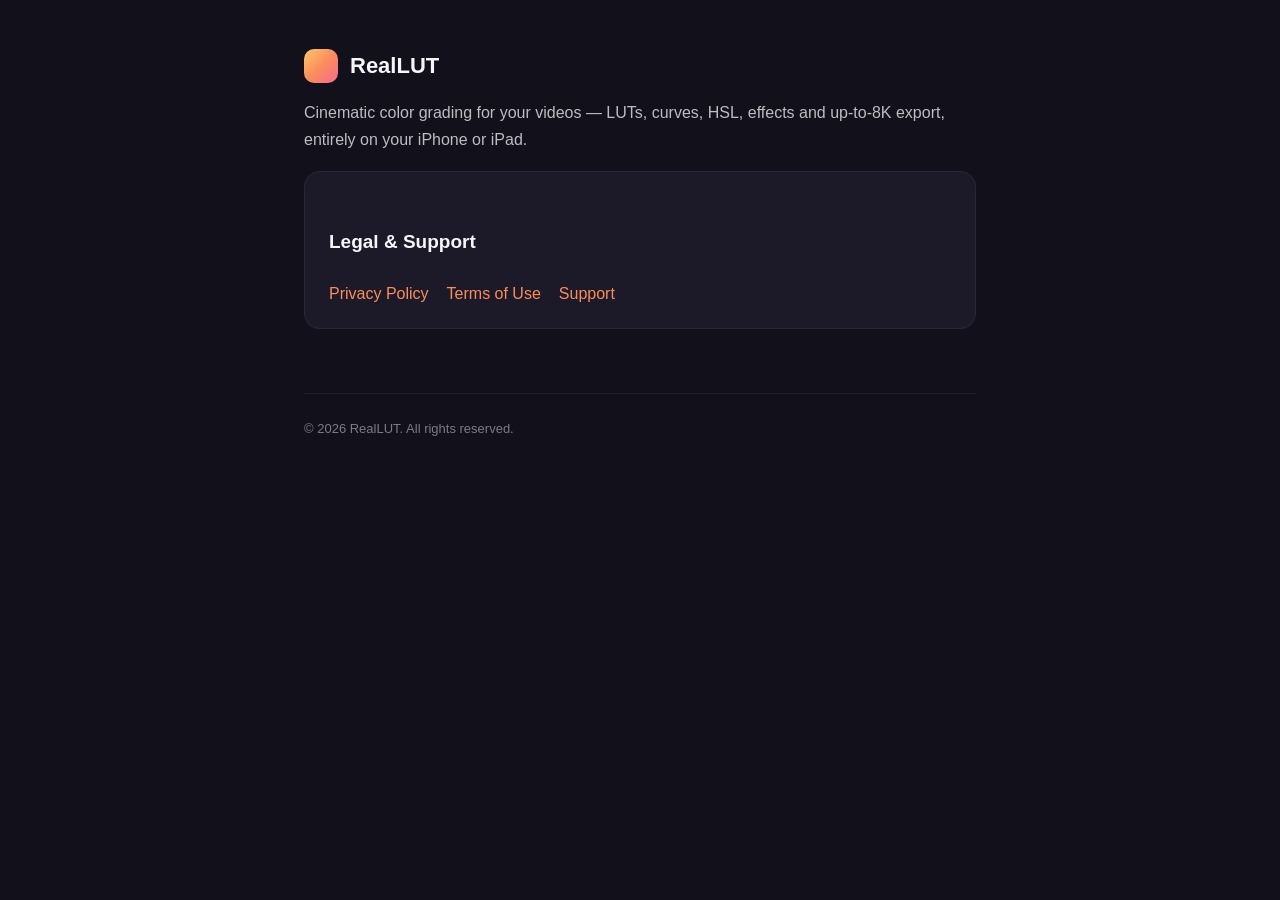
<file: index.html>
<!DOCTYPE html>
<html lang="en">
<head>
  <meta charset="utf-8">
  <meta name="viewport" content="width=device-width, initial-scale=1">
  <title>RealLUT</title>
  <link rel="stylesheet" href="style.css">
</head>
<body>
  <div class="wrap">
    <header class="brand"><div class="dot"></div><h1>RealLUT</h1></header>
    <p>Cinematic color grading for your videos — LUTs, curves, HSL, effects and
    up-to-8K export, entirely on your iPhone or iPad.</p>
    <div class="card">
      <h2>Legal &amp; Support</h2>
      <nav class="links">
        <a href="privacy.html">Privacy Policy</a>
        <a href="terms.html">Terms of Use</a>
        <a href="support.html">Support</a>
      </nav>
    </div>
    <footer>© 2026 RealLUT. All rights reserved.</footer>
  </div>
</body>
</html>
</file>
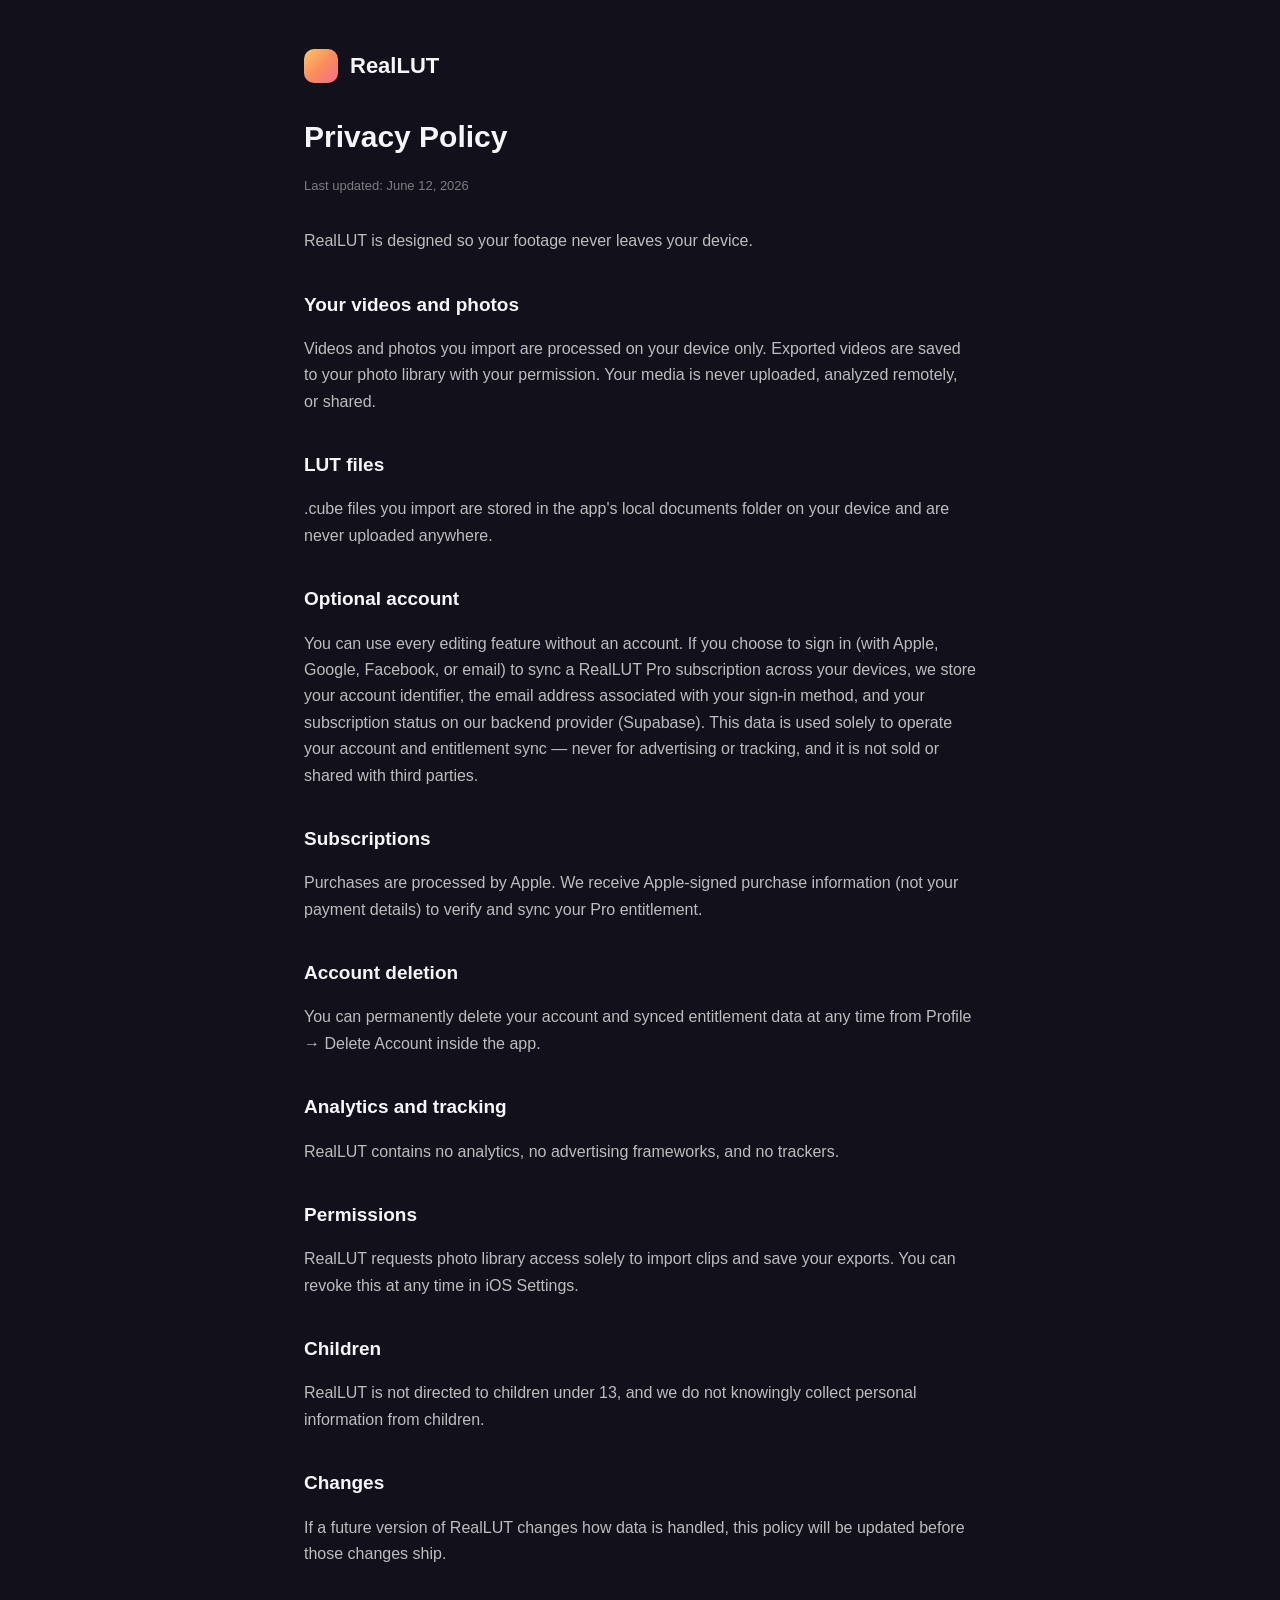
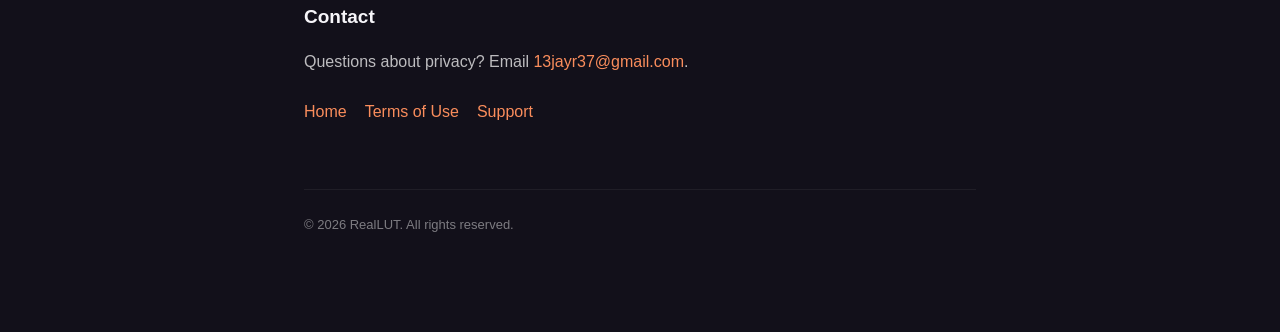
<file: privacy.html>
<!DOCTYPE html>
<html lang="en">
<head>
  <meta charset="utf-8">
  <meta name="viewport" content="width=device-width, initial-scale=1">
  <title>Privacy Policy — RealLUT</title>
  <link rel="stylesheet" href="style.css">
</head>
<body>
  <div class="wrap">
    <header class="brand"><div class="dot"></div><h1>RealLUT</h1></header>
    <h1 class="title">Privacy Policy</h1>
    <p class="updated">Last updated: June 12, 2026</p>

    <p>RealLUT is designed so your footage never leaves your device.</p>

    <h2>Your videos and photos</h2>
    <p>Videos and photos you import are processed on your device only. Exported
    videos are saved to your photo library with your permission. Your media is
    never uploaded, analyzed remotely, or shared.</p>

    <h2>LUT files</h2>
    <p>.cube files you import are stored in the app's local documents folder on
    your device and are never uploaded anywhere.</p>

    <h2>Optional account</h2>
    <p>You can use every editing feature without an account. If you choose to
    sign in (with Apple, Google, Facebook, or email) to sync a RealLUT Pro
    subscription across your devices, we store your account identifier, the
    email address associated with your sign-in method, and your subscription
    status on our backend provider (Supabase). This data is used solely to
    operate your account and entitlement sync — never for advertising or
    tracking, and it is not sold or shared with third parties.</p>

    <h2>Subscriptions</h2>
    <p>Purchases are processed by Apple. We receive Apple-signed purchase
    information (not your payment details) to verify and sync your Pro
    entitlement.</p>

    <h2>Account deletion</h2>
    <p>You can permanently delete your account and synced entitlement data at
    any time from Profile → Delete Account inside the app.</p>

    <h2>Analytics and tracking</h2>
    <p>RealLUT contains no analytics, no advertising frameworks, and no
    trackers.</p>

    <h2>Permissions</h2>
    <p>RealLUT requests photo library access solely to import clips and save
    your exports. You can revoke this at any time in iOS Settings.</p>

    <h2>Children</h2>
    <p>RealLUT is not directed to children under 13, and we do not knowingly
    collect personal information from children.</p>

    <h2>Changes</h2>
    <p>If a future version of RealLUT changes how data is handled, this policy
    will be updated before those changes ship.</p>

    <h2>Contact</h2>
    <p>Questions about privacy? Email
    <a href="mailto:13jayr37@gmail.com">13jayr37@gmail.com</a>.</p>

    <nav class="links">
      <a href="index.html">Home</a>
      <a href="terms.html">Terms of Use</a>
      <a href="support.html">Support</a>
    </nav>
    <footer>© 2026 RealLUT. All rights reserved.</footer>
  </div>
</body>
</html>
</file>
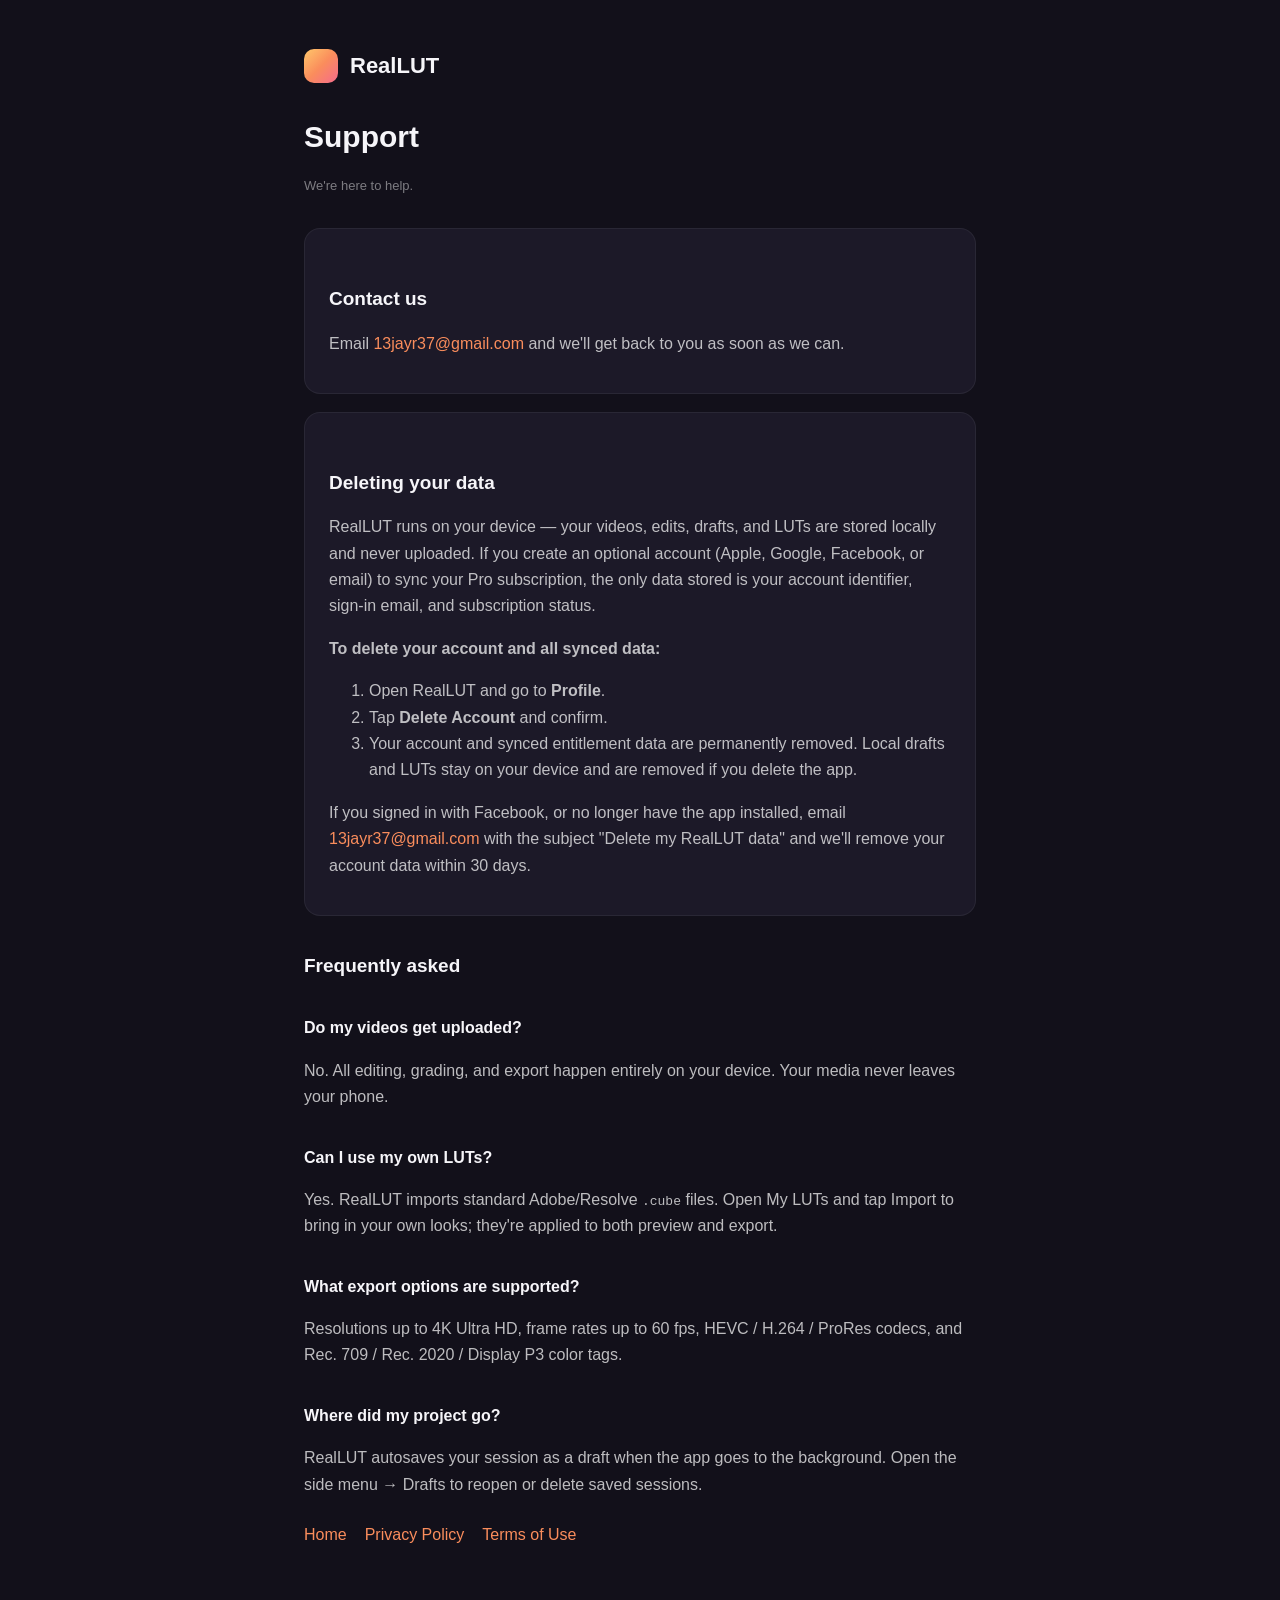
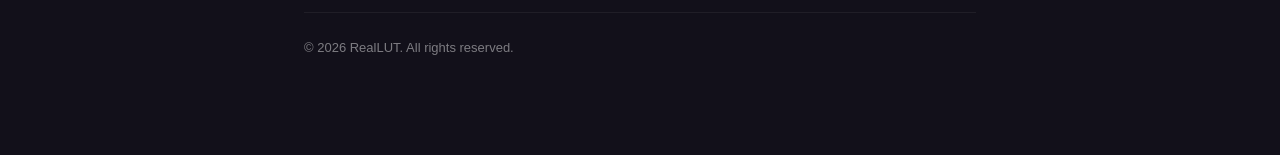
<file: support.html>
<!DOCTYPE html>
<html lang="en">
<head>
  <meta charset="utf-8">
  <meta name="viewport" content="width=device-width, initial-scale=1">
  <title>Support — RealLUT</title>
  <link rel="stylesheet" href="style.css">
</head>
<body>
  <div class="wrap">
    <header class="brand"><div class="dot"></div><h1>RealLUT</h1></header>
    <h1 class="title">Support</h1>
    <p class="updated">We're here to help.</p>

    <div class="card">
      <h2>Contact us</h2>
      <p>Email <a href="mailto:13jayr37@gmail.com">13jayr37@gmail.com</a>
      and we'll get back to you as soon as we can.</p>
    </div>

    <div class="card">
      <h2 id="data-deletion">Deleting your data</h2>
      <p>RealLUT runs on your device — your videos, edits, drafts, and LUTs are
      stored locally and never uploaded. If you create an optional account
      (Apple, Google, Facebook, or email) to sync your Pro subscription, the
      only data stored is your account identifier, sign-in email, and
      subscription status.</p>
      <p><strong>To delete your account and all synced data:</strong></p>
      <ol>
        <li>Open RealLUT and go to <strong>Profile</strong>.</li>
        <li>Tap <strong>Delete Account</strong> and confirm.</li>
        <li>Your account and synced entitlement data are permanently removed.
        Local drafts and LUTs stay on your device and are removed if you delete
        the app.</li>
      </ol>
      <p>If you signed in with Facebook, or no longer have the app installed,
      email <a href="mailto:13jayr37@gmail.com">13jayr37@gmail.com</a> with the
      subject "Delete my RealLUT data" and we'll remove your account data within
      30 days.</p>
    </div>

    <h2>Frequently asked</h2>

    <h2 style="font-size:16px">Do my videos get uploaded?</h2>
    <p>No. All editing, grading, and export happen entirely on your device.
    Your media never leaves your phone.</p>

    <h2 style="font-size:16px">Can I use my own LUTs?</h2>
    <p>Yes. RealLUT imports standard Adobe/Resolve <code>.cube</code> files.
    Open My LUTs and tap Import to bring in your own looks; they're applied to
    both preview and export.</p>

    <h2 style="font-size:16px">What export options are supported?</h2>
    <p>Resolutions up to 4K Ultra HD, frame rates up to 60 fps, HEVC / H.264 /
    ProRes codecs, and Rec. 709 / Rec. 2020 / Display P3 color tags.</p>

    <h2 style="font-size:16px">Where did my project go?</h2>
    <p>RealLUT autosaves your session as a draft when the app goes to the
    background. Open the side menu → Drafts to reopen or delete saved
    sessions.</p>

    <nav class="links">
      <a href="index.html">Home</a>
      <a href="privacy.html">Privacy Policy</a>
      <a href="terms.html">Terms of Use</a>
    </nav>
    <footer>© 2026 RealLUT. All rights reserved.</footer>
  </div>
</body>
</html>
</file>
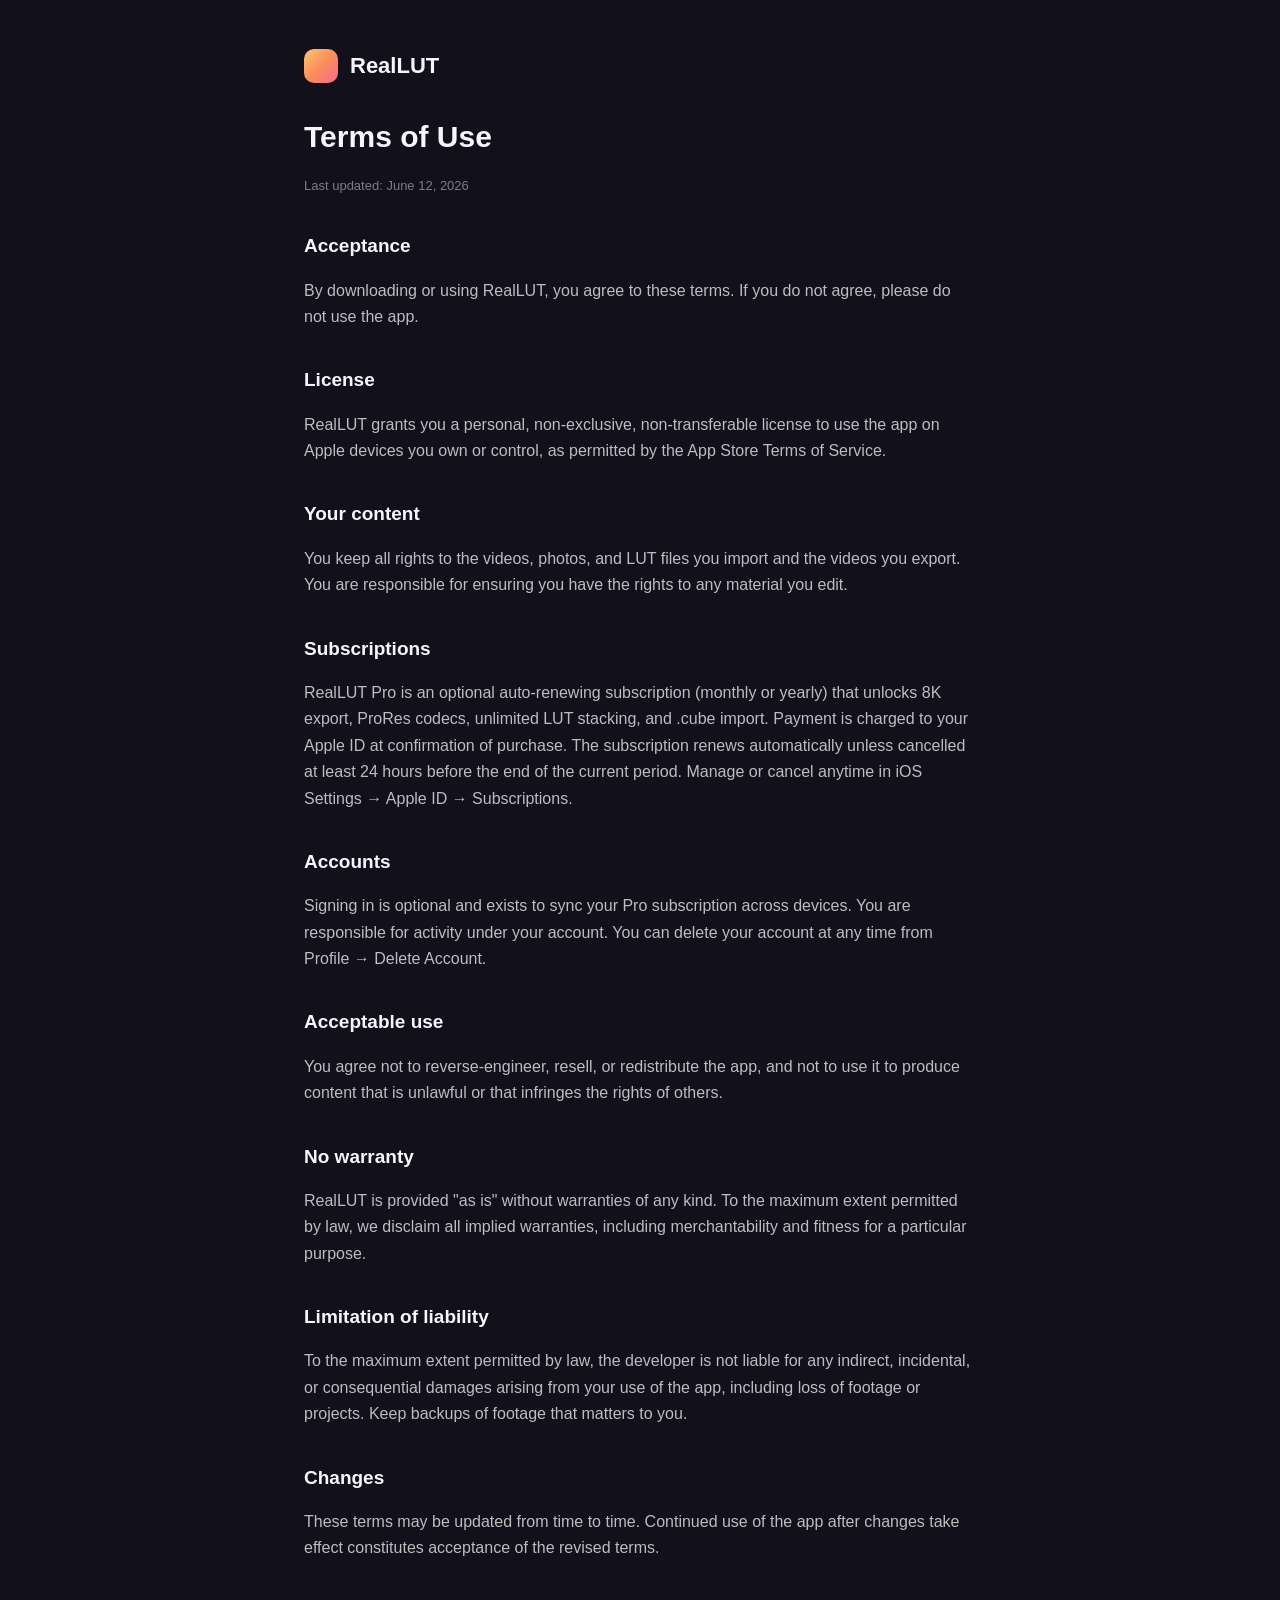
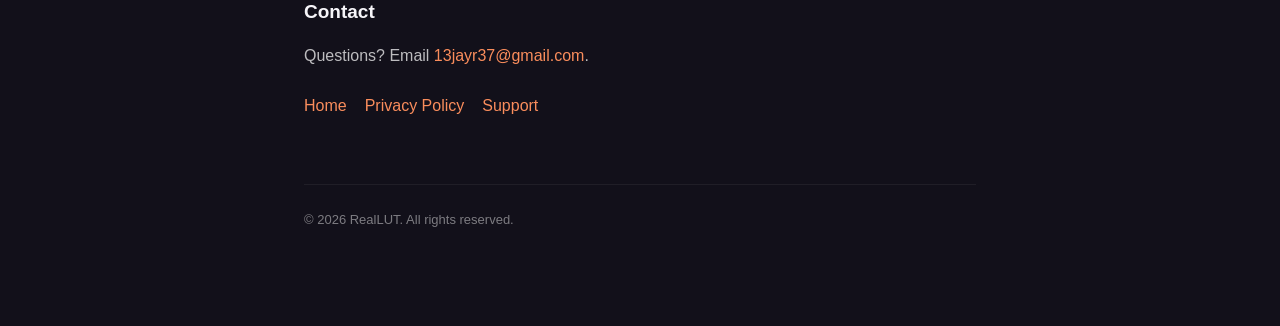
<file: terms.html>
<!DOCTYPE html>
<html lang="en">
<head>
  <meta charset="utf-8">
  <meta name="viewport" content="width=device-width, initial-scale=1">
  <title>Terms of Use — RealLUT</title>
  <link rel="stylesheet" href="style.css">
</head>
<body>
  <div class="wrap">
    <header class="brand"><div class="dot"></div><h1>RealLUT</h1></header>
    <h1 class="title">Terms of Use</h1>
    <p class="updated">Last updated: June 12, 2026</p>

    <h2>Acceptance</h2>
    <p>By downloading or using RealLUT, you agree to these terms. If you do not
    agree, please do not use the app.</p>

    <h2>License</h2>
    <p>RealLUT grants you a personal, non-exclusive, non-transferable license
    to use the app on Apple devices you own or control, as permitted by the
    App Store Terms of Service.</p>

    <h2>Your content</h2>
    <p>You keep all rights to the videos, photos, and LUT files you import and
    the videos you export. You are responsible for ensuring you have the rights
    to any material you edit.</p>

    <h2>Subscriptions</h2>
    <p>RealLUT Pro is an optional auto-renewing subscription (monthly or
    yearly) that unlocks 8K export, ProRes codecs, unlimited LUT stacking, and
    .cube import. Payment is charged to your Apple ID at confirmation of
    purchase. The subscription renews automatically unless cancelled at least
    24 hours before the end of the current period. Manage or cancel anytime in
    iOS Settings → Apple ID → Subscriptions.</p>

    <h2>Accounts</h2>
    <p>Signing in is optional and exists to sync your Pro subscription across
    devices. You are responsible for activity under your account. You can
    delete your account at any time from Profile → Delete Account.</p>

    <h2>Acceptable use</h2>
    <p>You agree not to reverse-engineer, resell, or redistribute the app, and
    not to use it to produce content that is unlawful or that infringes the
    rights of others.</p>

    <h2>No warranty</h2>
    <p>RealLUT is provided "as is" without warranties of any kind. To the
    maximum extent permitted by law, we disclaim all implied warranties,
    including merchantability and fitness for a particular purpose.</p>

    <h2>Limitation of liability</h2>
    <p>To the maximum extent permitted by law, the developer is not liable for
    any indirect, incidental, or consequential damages arising from your use of
    the app, including loss of footage or projects. Keep backups of footage
    that matters to you.</p>

    <h2>Changes</h2>
    <p>These terms may be updated from time to time. Continued use of the app
    after changes take effect constitutes acceptance of the revised terms.</p>

    <h2>Contact</h2>
    <p>Questions? Email
    <a href="mailto:13jayr37@gmail.com">13jayr37@gmail.com</a>.</p>

    <nav class="links">
      <a href="index.html">Home</a>
      <a href="privacy.html">Privacy Policy</a>
      <a href="support.html">Support</a>
    </nav>
    <footer>© 2026 RealLUT. All rights reserved.</footer>
  </div>
</body>
</html>
</file>
<file: style.css>
:root {
  --bg: #12101a;
  --panel: #1c1928;
  --text: #f6f5f9;
  --text2: rgba(255,255,255,0.72);
  --text3: rgba(255,255,255,0.45);
  --coral: #fa8d5c;
  --amber: #ffc76b;
}
* { box-sizing: border-box; }
body {
  margin: 0;
  background: var(--bg);
  color: var(--text);
  font-family: -apple-system, BlinkMacSystemFont, "Segoe UI", Roboto, Helvetica, Arial, sans-serif;
  line-height: 1.65;
}
.wrap { max-width: 720px; margin: 0 auto; padding: 48px 24px 96px; }
header.brand { display: flex; align-items: center; gap: 12px; margin-bottom: 8px; }
header.brand .dot {
  width: 34px; height: 34px; border-radius: 10px;
  background: linear-gradient(135deg, var(--amber), var(--coral), #f56b8c);
}
header.brand h1 { font-size: 22px; margin: 0; }
h1.title { font-size: 30px; margin: 28px 0 4px; }
.updated { color: var(--text3); font-size: 13px; margin-bottom: 32px; }
h2 { font-size: 19px; margin: 34px 0 8px; }
p, li { color: var(--text2); }
a { color: var(--coral); text-decoration: none; }
a:hover { text-decoration: underline; }
.card { background: var(--panel); border: 1px solid rgba(255,255,255,0.06); border-radius: 16px; padding: 20px 24px; margin: 18px 0; }
nav.links { display: flex; gap: 18px; flex-wrap: wrap; margin-top: 24px; }
footer { margin-top: 64px; color: var(--text3); font-size: 13px; border-top: 1px solid rgba(255,255,255,0.06); padding-top: 24px; }
</file>
